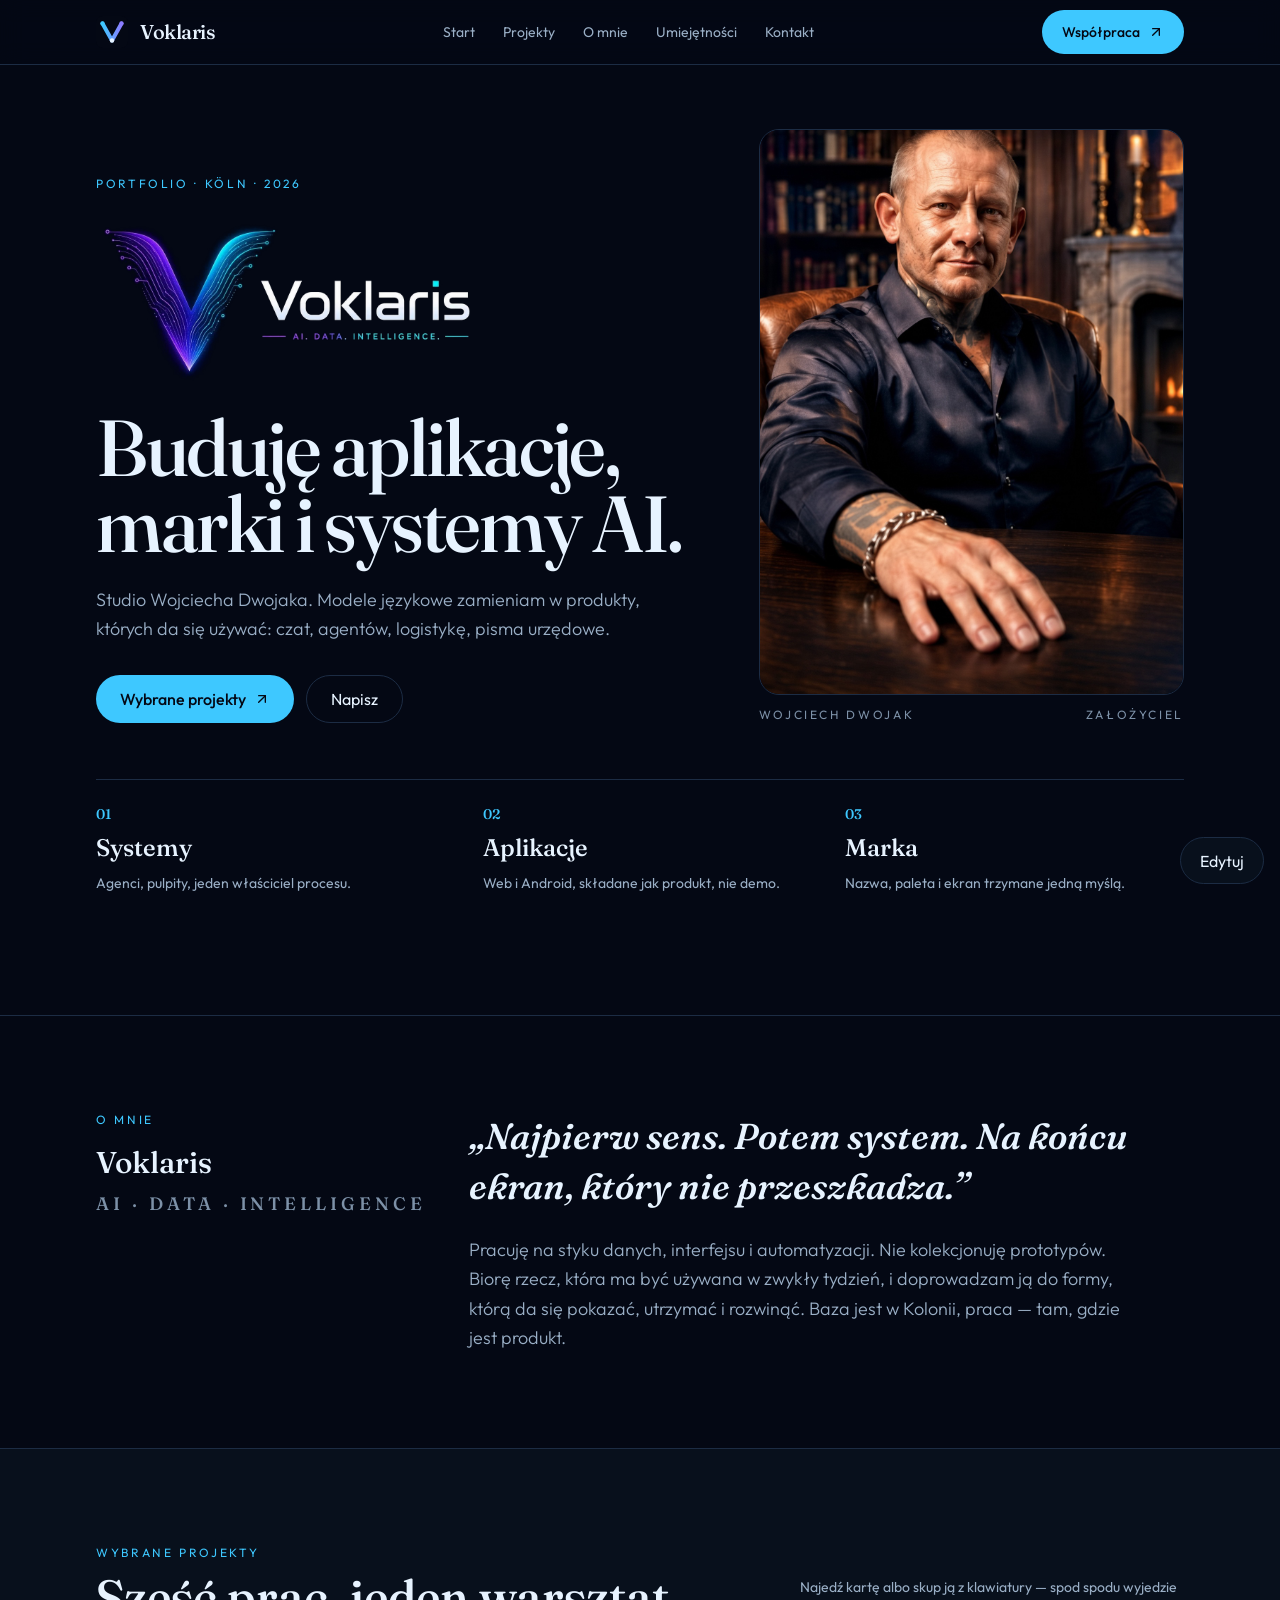
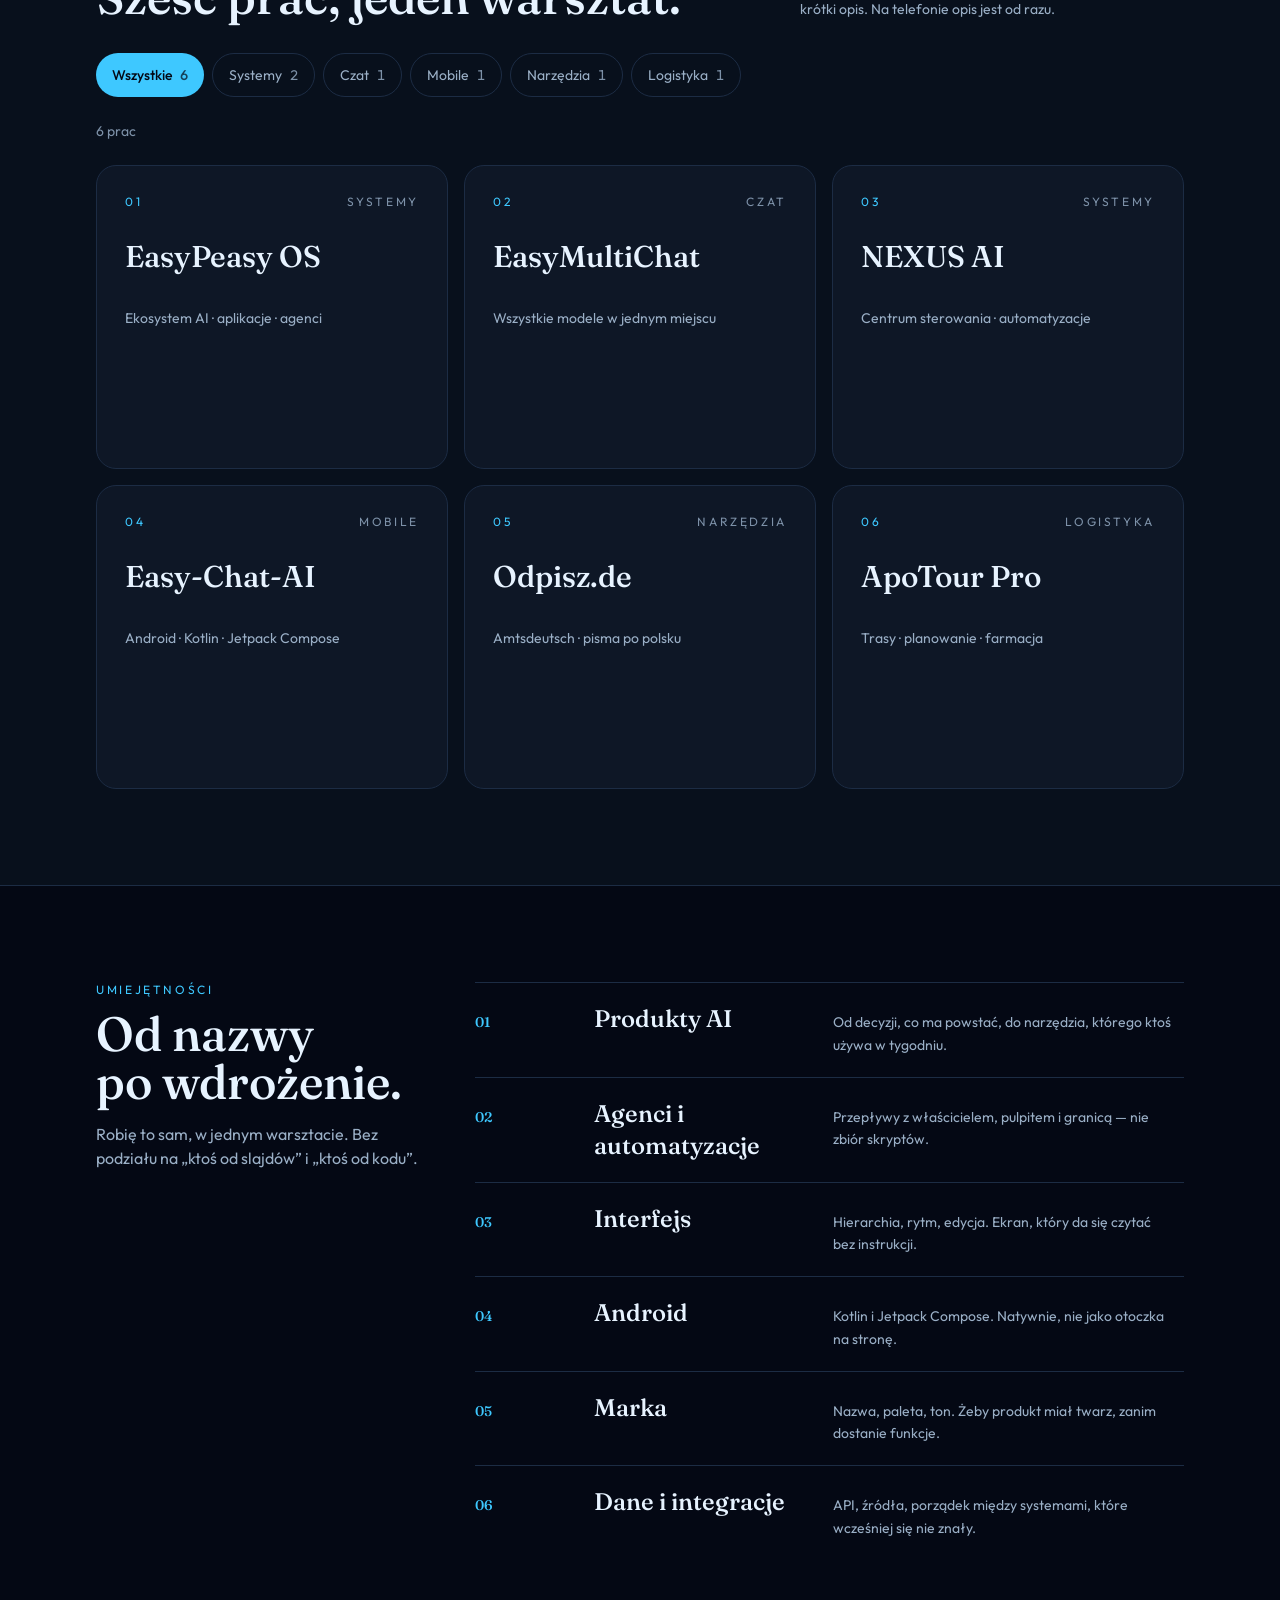
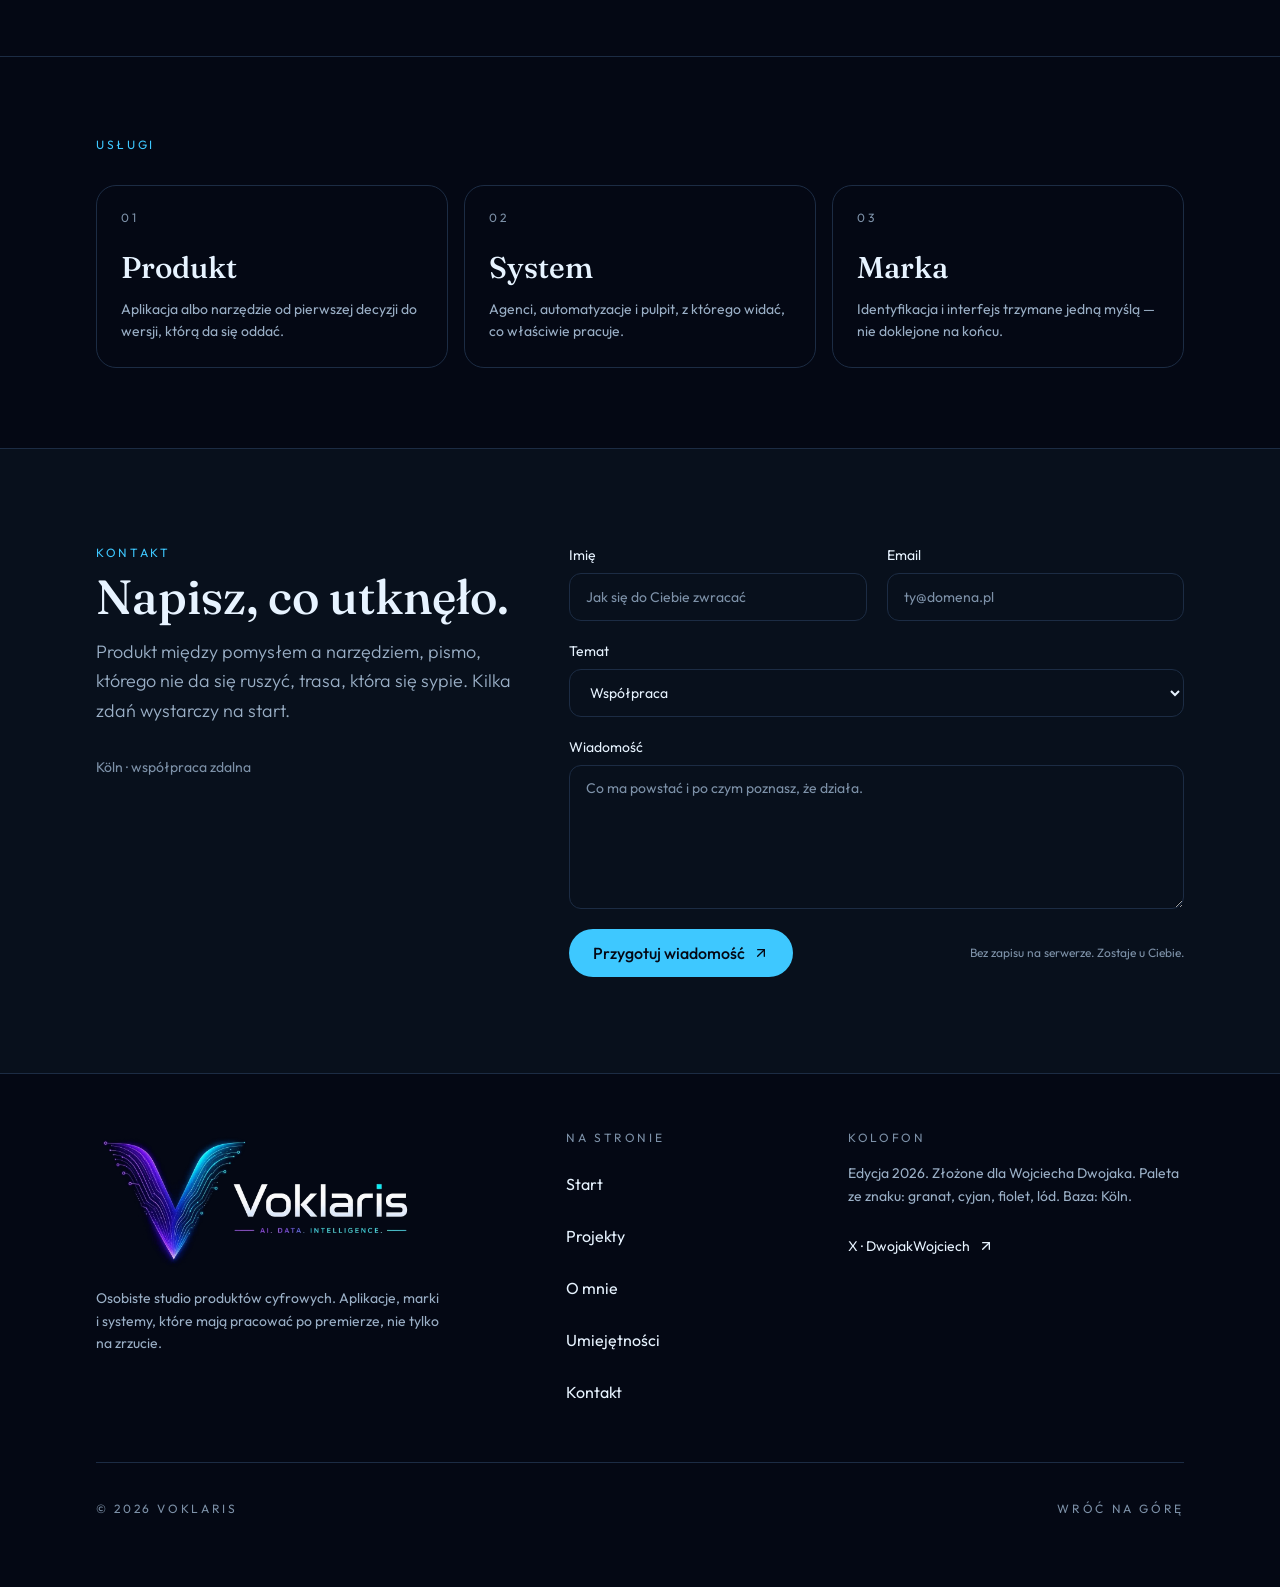
<file: index.html>
<!DOCTYPE html><html lang="pl" class="antialiased"><head><meta charSet="utf-8"/><meta name="viewport" content="width=device-width, initial-scale=1"/><link rel="preload" as="image" href="favicon.svg"/><link rel="preload" as="image" href="media/voklaris-logo.png"/><link rel="preload" as="image" href="media/portrait.jpg"/><link rel="stylesheet" href="fonts.css"/><link rel="stylesheet" href="styles.css?v=editor1" data-precedence="default"/><title>Voklaris — Portfolio</title><meta name="description" content="Portfolio Wojciecha Dwojaka i studia Voklaris. Aplikacje, marki i systemy AI."/><meta name="theme-color" content="#040814"/><link rel="icon" type="image/svg+xml" href="favicon.svg"/></head><body><div class="min-h-screen bg-bg text-fg"><a href="#start" class="sr-only focus:not-sr-only focus:absolute focus:top-3 focus:left-3 focus:z-50 focus:rounded-pill focus:bg-cyan focus:px-4 focus:py-2 focus:text-bg">Przejdź do treści</a><header class="sticky top-0 z-40 border-b border-line bg-bg/85 backdrop-blur-md"><div class="mx-auto flex h-16 max-w-6xl items-center justify-between gap-4 px-5 md:px-8"><a href="#start" class="flex items-center gap-3"><img src="favicon.svg" alt="" width="32" height="32" class="size-8"/><span class="font-display text-xl leading-none tracking-tight">Voklaris</span></a><nav class="hidden items-center gap-7 lg:flex" aria-label="Główne"><a href="#start" class="text-sm text-muted transition hover:text-fg">Start</a><a href="#projekty" class="text-sm text-muted transition hover:text-fg">Projekty</a><a href="#o-mnie" class="text-sm text-muted transition hover:text-fg">O mnie</a><a href="#umiejetnosci" class="text-sm text-muted transition hover:text-fg">Umiejętności</a><a href="#kontakt" class="text-sm text-muted transition hover:text-fg">Kontakt</a></nav><a href="#kontakt" class="hidden min-h-11 items-center gap-2 rounded-pill bg-cyan px-5 text-sm font-medium text-bg transition hover:bg-fg lg:inline-flex">Współpraca<svg xmlns="http://www.w3.org/2000/svg" width="24" height="24" viewBox="0 0 24 24" fill="none" stroke="currentColor" stroke-width="2" stroke-linecap="round" stroke-linejoin="round" class="lucide lucide-arrow-up-right size-4" aria-hidden="true"><path d="M7 7h10v10"></path><path d="M7 17 17 7"></path></svg></a><button type="button" class="inline-flex size-11 items-center justify-center rounded-full border border-line text-fg lg:hidden" aria-expanded="false" aria-controls="menu-mobilne"><svg xmlns="http://www.w3.org/2000/svg" width="24" height="24" viewBox="0 0 24 24" fill="none" stroke="currentColor" stroke-width="2" stroke-linecap="round" stroke-linejoin="round" class="lucide lucide-menu size-5" aria-hidden="true"><path d="M4 12h16"></path><path d="M4 18h16"></path><path d="M4 6h16"></path></svg><span class="sr-only">Otwórz menu</span></button></div></header><main><section id="start" class="mx-auto max-w-6xl px-5 pt-10 pb-16 md:px-8 md:pt-16 md:pb-24"><div class="grid items-end gap-10 lg:grid-cols-12 lg:gap-12"><div class="lg:col-span-7"><p class="text-xs tracking-kicker text-cyan uppercase">Portfolio · Köln · 2026</p><img src="media/voklaris-logo.png" alt="Voklaris. AI. Data. Intelligence." width="1082" height="476" class="mt-6 w-full max-w-sm"/><h1 class="font-display text-display mt-6 text-fg">Buduję aplikacje, marki i systemy AI.</h1><p class="mt-6 max-w-xl text-lg leading-relaxed font-light text-muted">Studio Wojciecha Dwojaka. Modele językowe zamieniam w produkty, których da się używać: czat, agentów, logistykę, pisma urzędowe.</p><div class="mt-8 flex flex-col gap-3 sm:flex-row"><a href="#projekty" class="inline-flex min-h-12 items-center justify-center gap-2 rounded-pill bg-cyan px-6 font-medium text-bg transition hover:bg-fg">Wybrane projekty<svg xmlns="http://www.w3.org/2000/svg" width="24" height="24" viewBox="0 0 24 24" fill="none" stroke="currentColor" stroke-width="2" stroke-linecap="round" stroke-linejoin="round" class="lucide lucide-arrow-up-right size-4" aria-hidden="true"><path d="M7 7h10v10"></path><path d="M7 17 17 7"></path></svg></a><a href="#kontakt" class="inline-flex min-h-12 items-center justify-center rounded-pill border border-line px-6 text-fg transition hover:border-cyan">Napisz</a></div></div><figure class="lg:col-span-5"><div class="overflow-hidden rounded-card border border-line"><img src="media/portrait.jpg" alt="Wojciech Dwojak siedzi w skórzanym fotelu, w tle biblioteka i kominek." width="1200" height="1600" class="aspect-3/4 w-full object-cover object-top"/></div><figcaption class="mt-3 flex items-center justify-between gap-4 text-xs tracking-kicker text-faint uppercase"><span>Wojciech Dwojak</span><span>Założyciel</span></figcaption></figure></div><dl class="mt-14 grid border-t border-line sm:grid-cols-3"><div class="border-b border-line py-6 sm:border-b-0 sm:px-6 sm:first:pl-0 sm:last:pr-0"><dt class="font-display text-sm text-cyan">01</dt><dd class="mt-2 font-display text-2xl">Systemy</dd><dd class="mt-2 text-sm leading-relaxed text-muted">Agenci, pulpity, jeden właściciel procesu.</dd></div><div class="border-b border-line py-6 sm:border-b-0 sm:px-6 sm:first:pl-0 sm:last:pr-0"><dt class="font-display text-sm text-cyan">02</dt><dd class="mt-2 font-display text-2xl">Aplikacje</dd><dd class="mt-2 text-sm leading-relaxed text-muted">Web i Android, składane jak produkt, nie demo.</dd></div><div class="border-b border-line py-6 sm:border-b-0 sm:px-6 sm:first:pl-0 sm:last:pr-0"><dt class="font-display text-sm text-cyan">03</dt><dd class="mt-2 font-display text-2xl">Marka</dd><dd class="mt-2 text-sm leading-relaxed text-muted">Nazwa, paleta i ekran trzymane jedną myślą.</dd></div></dl></section><section id="o-mnie" class="border-t border-line"><div class="mx-auto grid max-w-6xl gap-8 px-5 py-16 md:px-8 md:py-24 lg:grid-cols-12"><div class="lg:col-span-4"><p class="text-xs tracking-kicker text-cyan uppercase">O mnie</p><p class="font-display mt-4 text-3xl leading-tight">Voklaris<span class="mt-2 block text-lg font-normal tracking-kicker text-faint uppercase">AI · Data · Intelligence</span></p></div><div class="lg:col-span-8"><blockquote class="font-display text-3xl leading-snug text-fg italic md:text-4xl">„Najpierw sens. Potem system. Na końcu ekran, który nie przeszkadza.”</blockquote><p class="mt-6 max-w-2xl text-lg leading-relaxed font-light text-muted">Pracuję na styku danych, interfejsu i automatyzacji. Nie kolekcjonuję prototypów. Biorę rzecz, która ma być używana w zwykły tydzień, i doprowadzam ją do formy, którą da się pokazać, utrzymać i rozwinąć. Baza jest w Kolonii, praca — tam, gdzie jest produkt.</p></div></div></section><section id="projekty" class="border-t border-line bg-raised"><div class="mx-auto max-w-6xl px-5 py-16 md:px-8 md:py-24"><div class="flex flex-col justify-between gap-6 md:flex-row md:items-end"><div><p class="text-xs tracking-kicker text-cyan uppercase">Wybrane projekty</p><h2 class="font-display mt-3 text-4xl md:text-5xl">Sześć prac, jeden warsztat.</h2></div><p class="max-w-sm text-sm leading-relaxed text-muted">Najedź kartę albo skup ją z klawiatury — spod spodu wyjedzie krótki opis. Na telefonie opis jest od razu.</p></div><div class="mt-8 flex flex-wrap gap-2" role="toolbar" aria-label="Filtruj projekty według kategorii"><button type="button" aria-pressed="true" class="inline-flex min-h-11 items-center gap-2 rounded-pill bg-cyan px-4 text-sm font-medium text-bg">Wszystkie<span class="tabular-nums text-bg/70">6</span></button><button type="button" aria-pressed="false" class="inline-flex min-h-11 items-center gap-2 rounded-pill border border-line px-4 text-sm text-muted transition hover:border-cyan hover:text-fg">Systemy<span class="tabular-nums text-faint">2</span></button><button type="button" aria-pressed="false" class="inline-flex min-h-11 items-center gap-2 rounded-pill border border-line px-4 text-sm text-muted transition hover:border-cyan hover:text-fg">Czat<span class="tabular-nums text-faint">1</span></button><button type="button" aria-pressed="false" class="inline-flex min-h-11 items-center gap-2 rounded-pill border border-line px-4 text-sm text-muted transition hover:border-cyan hover:text-fg">Mobile<span class="tabular-nums text-faint">1</span></button><button type="button" aria-pressed="false" class="inline-flex min-h-11 items-center gap-2 rounded-pill border border-line px-4 text-sm text-muted transition hover:border-cyan hover:text-fg">Narzędzia<span class="tabular-nums text-faint">1</span></button><button type="button" aria-pressed="false" class="inline-flex min-h-11 items-center gap-2 rounded-pill border border-line px-4 text-sm text-muted transition hover:border-cyan hover:text-fg">Logistyka<span class="tabular-nums text-faint">1</span></button></div><p class="mt-6 text-sm text-faint" aria-live="polite">6 prac</p><ul class="mt-6 grid gap-4 sm:grid-cols-2 xl:grid-cols-3"><li class="rise-in"><article tabindex="0" class="project-card relative h-full overflow-hidden rounded-card border border-line bg-surface p-6 transition-colors md:p-7"><div class="flex items-center justify-between text-xs tracking-kicker uppercase"><span class="text-cyan">01</span><span class="text-faint">Systemy</span></div><h3 class="font-display mt-8 text-3xl leading-none">EasyPeasy OS</h3><p class="project-line mt-3 text-sm text-muted">Ekosystem AI · aplikacje · agenci</p><div class="project-reveal"><p class="text-sm leading-relaxed text-fg">Osobisty system operacyjny do pracy z modelami. Aplikacje, agenci i automatyzacje spięte tak, żeby dało się nimi zarządzać jak jednym produktem.</p></div></article></li><li class="rise-in"><article tabindex="0" class="project-card relative h-full overflow-hidden rounded-card border border-line bg-surface p-6 transition-colors md:p-7"><div class="flex items-center justify-between text-xs tracking-kicker uppercase"><span class="text-cyan">02</span><span class="text-faint">Czat</span></div><h3 class="font-display mt-8 text-3xl leading-none">EasyMultiChat</h3><p class="project-line mt-3 text-sm text-muted">Wszystkie modele w jednym miejscu</p><div class="project-reveal"><p class="text-sm leading-relaxed text-fg">Wielomodelowy czat: jedna rozmowa, wiele silników. Bez przeskakiwania między kartami, kontami i obcymi limitami interfejsu.</p></div></article></li><li class="rise-in"><article tabindex="0" class="project-card relative h-full overflow-hidden rounded-card border border-line bg-surface p-6 transition-colors md:p-7"><div class="flex items-center justify-between text-xs tracking-kicker uppercase"><span class="text-cyan">03</span><span class="text-faint">Systemy</span></div><h3 class="font-display mt-8 text-3xl leading-none">NEXUS AI</h3><p class="project-line mt-3 text-sm text-muted">Centrum sterowania · automatyzacje</p><div class="project-reveal"><p class="text-sm leading-relaxed text-fg">Pulpit, z którego widać agentów i automatyzacje naraz. Zamiast rozproszonych skryptów — jedno miejsce decyzji.</p></div></article></li><li class="rise-in"><article tabindex="0" class="project-card relative h-full overflow-hidden rounded-card border border-line bg-surface p-6 transition-colors md:p-7"><div class="flex items-center justify-between text-xs tracking-kicker uppercase"><span class="text-cyan">04</span><span class="text-faint">Mobile</span></div><h3 class="font-display mt-8 text-3xl leading-none">Easy-Chat-AI</h3><p class="project-line mt-3 text-sm text-muted">Android · Kotlin · Jetpack Compose</p><div class="project-reveal"><p class="text-sm leading-relaxed text-fg">Natywna aplikacja na Androida. Rozmowa z modelem w kieszeni, składana w Compose, bez opakowania w webview.</p></div></article></li><li class="rise-in"><article tabindex="0" class="project-card relative h-full overflow-hidden rounded-card border border-line bg-surface p-6 transition-colors md:p-7"><div class="flex items-center justify-between text-xs tracking-kicker uppercase"><span class="text-cyan">05</span><span class="text-faint">Narzędzia</span></div><h3 class="font-display mt-8 text-3xl leading-none">Odpisz.de</h3><p class="project-line mt-3 text-sm text-muted">Amtsdeutsch · pisma po polsku</p><div class="project-reveal"><p class="text-sm leading-relaxed text-fg">Tłumaczy niemiecki język urzędowy na polski, którym da się odpowiedzieć. Pismo przestaje być ścianą i staje się zadaniem.</p></div></article></li><li class="rise-in"><article tabindex="0" class="project-card relative h-full overflow-hidden rounded-card border border-line bg-surface p-6 transition-colors md:p-7"><div class="flex items-center justify-between text-xs tracking-kicker uppercase"><span class="text-cyan">06</span><span class="text-faint">Logistyka</span></div><h3 class="font-display mt-8 text-3xl leading-none">ApoTour Pro</h3><p class="project-line mt-3 text-sm text-muted">Trasy · planowanie · farmacja</p><div class="project-reveal"><p class="text-sm leading-relaxed text-fg">Planowanie i optymalizacja tras w logistyce farmaceutycznej. Mniej pustych kilometrów, więcej dostaw, które są na czas.</p></div></article></li></ul></div></section><section id="umiejetnosci" class="border-t border-line"><div class="mx-auto grid max-w-6xl gap-12 px-5 py-16 md:px-8 md:py-24 lg:grid-cols-12"><div class="lg:col-span-4"><p class="text-xs tracking-kicker text-cyan uppercase">Umiejętności</p><h2 class="font-display mt-3 text-4xl md:text-5xl">Od nazwy po wdrożenie.</h2><p class="mt-4 max-w-sm text-muted">Robię to sam, w jednym warsztacie. Bez podziału na „ktoś od slajdów” i „ktoś od kodu”.</p></div><ol class="lg:col-span-8"><li class="grid gap-2 border-t border-line py-5 sm:grid-cols-12 sm:items-baseline"><span class="font-display text-sm text-cyan sm:col-span-2">01</span><span class="font-display text-2xl sm:col-span-4">Produkty AI</span><span class="text-sm leading-relaxed text-muted sm:col-span-6">Od decyzji, co ma powstać, do narzędzia, którego ktoś używa w tygodniu.</span></li><li class="grid gap-2 border-t border-line py-5 sm:grid-cols-12 sm:items-baseline"><span class="font-display text-sm text-cyan sm:col-span-2">02</span><span class="font-display text-2xl sm:col-span-4">Agenci i automatyzacje</span><span class="text-sm leading-relaxed text-muted sm:col-span-6">Przepływy z właścicielem, pulpitem i granicą — nie zbiór skryptów.</span></li><li class="grid gap-2 border-t border-line py-5 sm:grid-cols-12 sm:items-baseline"><span class="font-display text-sm text-cyan sm:col-span-2">03</span><span class="font-display text-2xl sm:col-span-4">Interfejs</span><span class="text-sm leading-relaxed text-muted sm:col-span-6">Hierarchia, rytm, edycja. Ekran, który da się czytać bez instrukcji.</span></li><li class="grid gap-2 border-t border-line py-5 sm:grid-cols-12 sm:items-baseline"><span class="font-display text-sm text-cyan sm:col-span-2">04</span><span class="font-display text-2xl sm:col-span-4">Android</span><span class="text-sm leading-relaxed text-muted sm:col-span-6">Kotlin i Jetpack Compose. Natywnie, nie jako otoczka na stronę.</span></li><li class="grid gap-2 border-t border-line py-5 sm:grid-cols-12 sm:items-baseline"><span class="font-display text-sm text-cyan sm:col-span-2">05</span><span class="font-display text-2xl sm:col-span-4">Marka</span><span class="text-sm leading-relaxed text-muted sm:col-span-6">Nazwa, paleta, ton. Żeby produkt miał twarz, zanim dostanie funkcje.</span></li><li class="grid gap-2 border-t border-line py-5 sm:grid-cols-12 sm:items-baseline"><span class="font-display text-sm text-cyan sm:col-span-2">06</span><span class="font-display text-2xl sm:col-span-4">Dane i integracje</span><span class="text-sm leading-relaxed text-muted sm:col-span-6">API, źródła, porządek między systemami, które wcześniej się nie znały.</span></li></ol></div><div class="border-t border-line"><div class="mx-auto max-w-6xl px-5 py-16 md:px-8 md:py-20"><p class="text-xs tracking-kicker text-cyan uppercase">Usługi</p><div class="mt-8 grid gap-4 md:grid-cols-3"><article class="rounded-card border border-line p-6"><p class="text-xs tracking-kicker text-faint">01</p><h3 class="font-display mt-6 text-3xl">Produkt</h3><p class="mt-3 text-sm leading-relaxed text-muted">Aplikacja albo narzędzie od pierwszej decyzji do wersji, którą da się oddać.</p></article><article class="rounded-card border border-line p-6"><p class="text-xs tracking-kicker text-faint">02</p><h3 class="font-display mt-6 text-3xl">System</h3><p class="mt-3 text-sm leading-relaxed text-muted">Agenci, automatyzacje i pulpit, z którego widać, co właściwie pracuje.</p></article><article class="rounded-card border border-line p-6"><p class="text-xs tracking-kicker text-faint">03</p><h3 class="font-display mt-6 text-3xl">Marka</h3><p class="mt-3 text-sm leading-relaxed text-muted">Identyfikacja i interfejs trzymane jedną myślą — nie doklejone na końcu.</p></article></div></div></div></section><section id="kontakt" class="border-t border-line bg-raised"><div class="mx-auto grid max-w-6xl gap-12 px-5 py-16 md:px-8 md:py-24 lg:grid-cols-12"><div class="lg:col-span-5"><p class="text-xs tracking-kicker text-cyan uppercase">Kontakt</p><h2 class="font-display mt-3 text-4xl md:text-5xl">Napisz, co utknęło.</h2><p class="mt-4 max-w-md text-lg leading-relaxed font-light text-muted">Produkt między pomysłem a narzędziem, pismo, którego nie da się ruszyć, trasa, która się sypie. Kilka zdań wystarczy na start.</p><p class="mt-8 text-sm text-faint">Köln · współpraca zdalna</p></div><div class="lg:col-span-7"><form class="grid gap-5" noValidate=""><div class="grid gap-5 sm:grid-cols-2"><label class="grid gap-2 text-sm">Imię<input class="min-h-12 w-full rounded-xl border border-line bg-raised px-4 text-fg outline-none transition placeholder:text-faint focus:border-cyan" autoComplete="name" placeholder="Jak się do Ciebie zwracać" name="name"/></label><label class="grid gap-2 text-sm">Email<input class="min-h-12 w-full rounded-xl border border-line bg-raised px-4 text-fg outline-none transition placeholder:text-faint focus:border-cyan" type="email" autoComplete="email" inputMode="email" placeholder="ty@domena.pl" name="email"/></label></div><label class="grid gap-2 text-sm">Temat<select class="min-h-12 w-full rounded-xl border border-line bg-raised px-4 text-fg outline-none transition placeholder:text-faint focus:border-cyan" name="topic"><option value="wspolpraca">Współpraca</option><option value="projekt">Nowy projekt</option><option value="pytanie">Pytanie</option></select></label><label class="grid gap-2 text-sm">Wiadomość<textarea class="min-h-12 w-full rounded-xl border border-line bg-raised px-4 text-fg outline-none transition placeholder:text-faint focus:border-cyan min-h-36 resize-y py-3" placeholder="Co ma powstać i po czym poznasz, że działa." name="message"></textarea></label><div class="flex flex-col gap-3 sm:flex-row sm:items-center sm:justify-between"><button type="submit" class="inline-flex min-h-12 items-center justify-center gap-2 rounded-pill bg-cyan px-6 font-medium text-bg transition hover:bg-fg">Przygotuj wiadomość<svg xmlns="http://www.w3.org/2000/svg" width="24" height="24" viewBox="0 0 24 24" fill="none" stroke="currentColor" stroke-width="2" stroke-linecap="round" stroke-linejoin="round" class="lucide lucide-arrow-up-right size-4" aria-hidden="true"><path d="M7 7h10v10"></path><path d="M7 17 17 7"></path></svg></button><p class="text-xs text-faint">Bez zapisu na serwerze. Zostaje u Ciebie.</p></div></form></div></div></section></main><footer class="border-t border-line bg-bg"><div class="mx-auto max-w-6xl px-5 py-14 md:px-8"><div class="grid gap-10 md:grid-cols-12"><div class="md:col-span-5"><img src="media/voklaris-logo.png" alt="Voklaris. AI. Data. Intelligence." width="1082" height="476" class="w-full max-w-xs"/><p class="mt-4 max-w-sm text-sm leading-relaxed text-muted">Osobiste studio produktów cyfrowych. Aplikacje, marki i systemy, które mają pracować po premierze, nie tylko na zrzucie.</p></div><div class="md:col-span-3"><p class="text-xs tracking-kicker text-faint uppercase">Na stronie</p><ul class="mt-4 grid gap-2"><li><a href="#start" class="inline-flex min-h-11 items-center text-fg hover:text-cyan">Start</a></li><li><a href="#projekty" class="inline-flex min-h-11 items-center text-fg hover:text-cyan">Projekty</a></li><li><a href="#o-mnie" class="inline-flex min-h-11 items-center text-fg hover:text-cyan">O mnie</a></li><li><a href="#umiejetnosci" class="inline-flex min-h-11 items-center text-fg hover:text-cyan">Umiejętności</a></li><li><a href="#kontakt" class="inline-flex min-h-11 items-center text-fg hover:text-cyan">Kontakt</a></li></ul></div><div class="md:col-span-4"><p class="text-xs tracking-kicker text-faint uppercase">Kolofon</p><p class="mt-4 text-sm leading-relaxed text-muted">Edycja 2026. Złożone dla Wojciecha Dwojaka. Paleta ze znaku: granat, cyjan, fiolet, lód. Baza: Köln.</p><a href="https://x.com/DwojakWojciech" class="mt-4 inline-flex min-h-11 items-center gap-2 text-sm text-fg hover:text-cyan">X · DwojakWojciech<svg xmlns="http://www.w3.org/2000/svg" width="24" height="24" viewBox="0 0 24 24" fill="none" stroke="currentColor" stroke-width="2" stroke-linecap="round" stroke-linejoin="round" class="lucide lucide-arrow-up-right size-4" aria-hidden="true"><path d="M7 7h10v10"></path><path d="M7 17 17 7"></path></svg></a></div></div><div class="mt-12 flex flex-col gap-3 border-t border-line pt-6 text-xs tracking-kicker text-faint uppercase sm:flex-row sm:items-center sm:justify-between"><p>© 2026 Voklaris</p><a href="#start" class="inline-flex min-h-11 items-center hover:text-fg">Wróć na górę</a></div></div></footer></div>
<script src="site.js?v=editor2"></script>
</body>
</html>
</file>
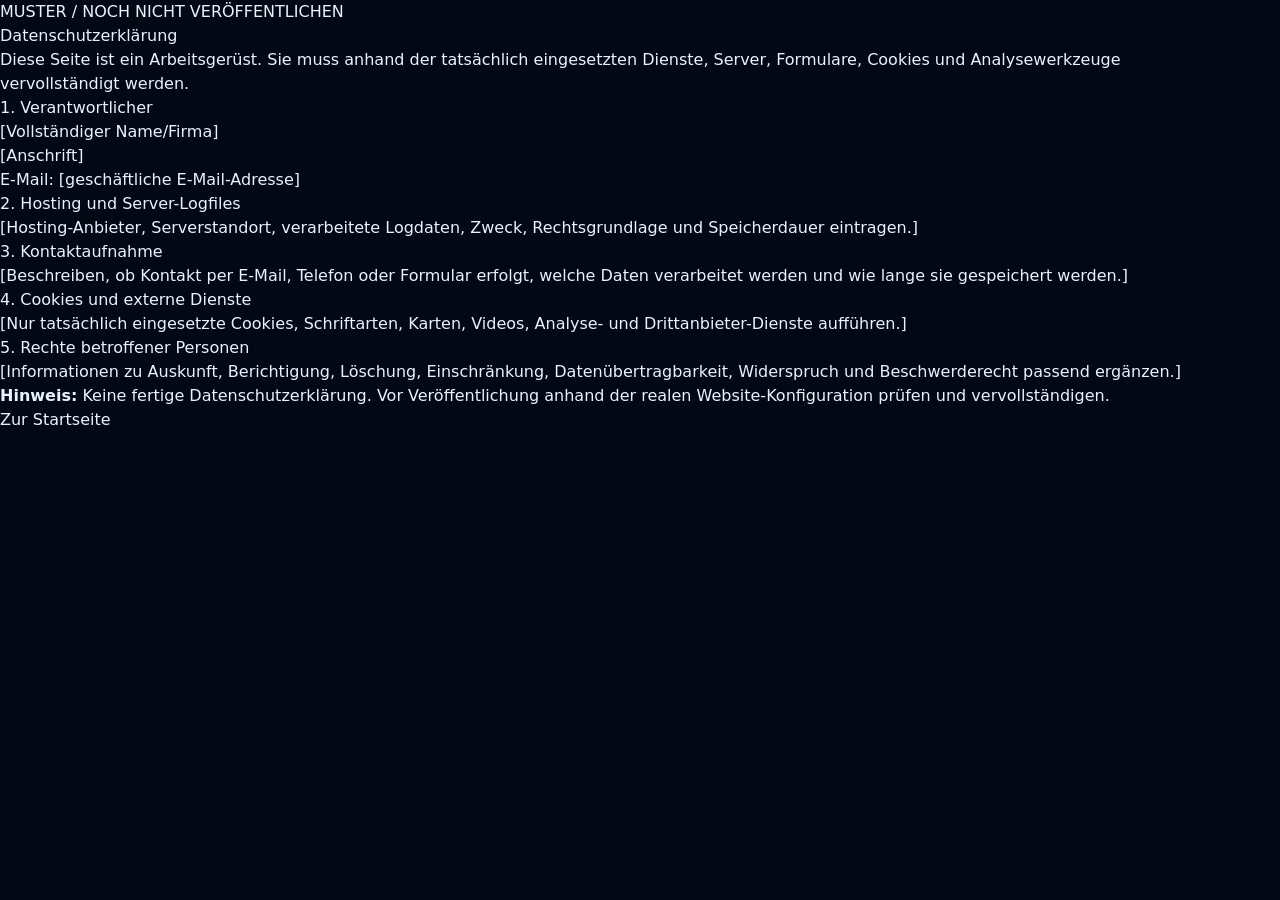
<file: datenschutz.html>
<!doctype html>
<html lang="de">
<head><meta charset="utf-8"><meta name="viewport" content="width=device-width,initial-scale=1"><meta name="robots" content="noindex,nofollow"><title>Datenschutzerklärung – Entwurf</title><link rel="stylesheet" href="styles.css"></head>
<body><main class="wrap section">
<p class="eyebrow">MUSTER / NOCH NICHT VERÖFFENTLICHEN</p>
<h1>Datenschutzerklärung</h1>
<p>Diese Seite ist ein Arbeitsgerüst. Sie muss anhand der tatsächlich eingesetzten Dienste, Server, Formulare, Cookies und Analysewerkzeuge vervollständigt werden.</p>
<h2>1. Verantwortlicher</h2><p>[Vollständiger Name/Firma]<br>[Anschrift]<br>E-Mail: [geschäftliche E-Mail-Adresse]</p>
<h2>2. Hosting und Server-Logfiles</h2><p>[Hosting-Anbieter, Serverstandort, verarbeitete Logdaten, Zweck, Rechtsgrundlage und Speicherdauer eintragen.]</p>
<h2>3. Kontaktaufnahme</h2><p>[Beschreiben, ob Kontakt per E-Mail, Telefon oder Formular erfolgt, welche Daten verarbeitet werden und wie lange sie gespeichert werden.]</p>
<h2>4. Cookies und externe Dienste</h2><p>[Nur tatsächlich eingesetzte Cookies, Schriftarten, Karten, Videos, Analyse- und Drittanbieter-Dienste aufführen.]</p>
<h2>5. Rechte betroffener Personen</h2><p>[Informationen zu Auskunft, Berichtigung, Löschung, Einschränkung, Datenübertragbarkeit, Widerspruch und Beschwerderecht passend ergänzen.]</p>
<p><strong>Hinweis:</strong> Keine fertige Datenschutzerklärung. Vor Veröffentlichung anhand der realen Website-Konfiguration prüfen und vervollständigen.</p>
<a class="btn" href="index.html">Zur Startseite</a>
</main></body></html>
</file>
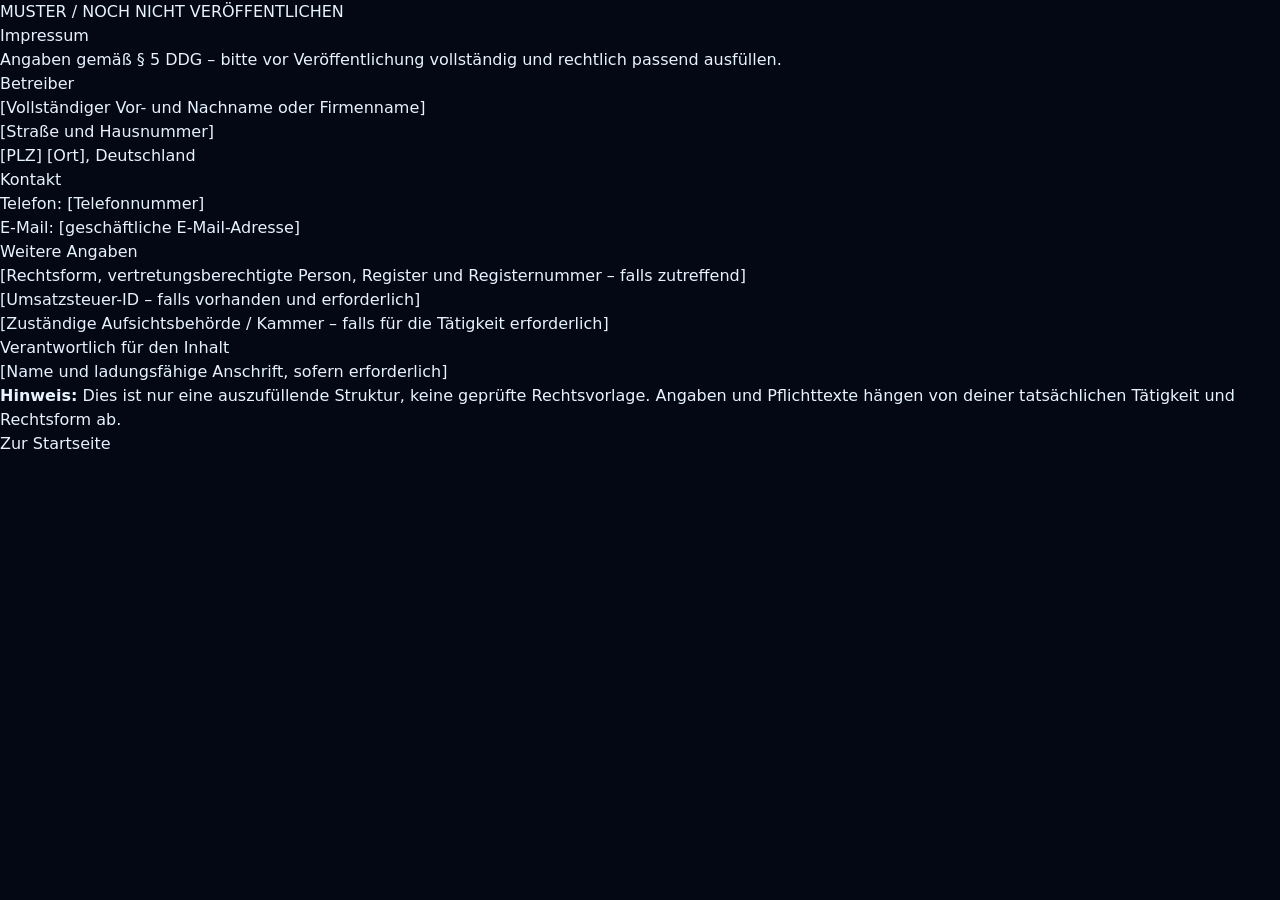
<file: impressum.html>
<!doctype html>
<html lang="de">
<head><meta charset="utf-8"><meta name="viewport" content="width=device-width,initial-scale=1"><meta name="robots" content="noindex,nofollow"><title>Impressum – Entwurf</title><link rel="stylesheet" href="styles.css"></head>
<body><main class="wrap section">
<p class="eyebrow">MUSTER / NOCH NICHT VERÖFFENTLICHEN</p>
<h1>Impressum</h1>
<p>Angaben gemäß § 5 DDG – bitte vor Veröffentlichung vollständig und rechtlich passend ausfüllen.</p>
<h2>Betreiber</h2>
<p>[Vollständiger Vor- und Nachname oder Firmenname]<br>[Straße und Hausnummer]<br>[PLZ] [Ort], Deutschland</p>
<h2>Kontakt</h2>
<p>Telefon: [Telefonnummer]<br>E-Mail: [geschäftliche E-Mail-Adresse]</p>
<h2>Weitere Angaben</h2>
<p>[Rechtsform, vertretungsberechtigte Person, Register und Registernummer – falls zutreffend]<br>[Umsatzsteuer-ID – falls vorhanden und erforderlich]<br>[Zuständige Aufsichtsbehörde / Kammer – falls für die Tätigkeit erforderlich]</p>
<h2>Verantwortlich für den Inhalt</h2>
<p>[Name und ladungsfähige Anschrift, sofern erforderlich]</p>
<p><strong>Hinweis:</strong> Dies ist nur eine auszufüllende Struktur, keine geprüfte Rechtsvorlage. Angaben und Pflichttexte hängen von deiner tatsächlichen Tätigkeit und Rechtsform ab.</p>
<a class="btn" href="index.html">Zur Startseite</a>
</main></body></html>
</file>
<file: fonts.css>
/* vietnamese */
@font-face {
  font-family: 'Fraunces';
  font-style: italic;
  font-weight: 560;
  font-display: swap;
  src: url(fonts/6NU58FyLNQOQZAnv9ZwNjucMHVn85Ni7emAe9lKqZTnbB-gzTK0K1ChjdfeQ_5Y.woff2) format('woff2');
  unicode-range: U+0102-0103, U+0110-0111, U+0128-0129, U+0168-0169, U+01A0-01A1, U+01AF-01B0, U+0300-0301, U+0303-0304, U+0308-0309, U+0323, U+0329, U+1EA0-1EF9, U+20AB;
}
/* latin-ext */
@font-face {
  font-family: 'Fraunces';
  font-style: italic;
  font-weight: 560;
  font-display: swap;
  src: url(fonts/6NU58FyLNQOQZAnv9ZwNjucMHVn85Ni7emAe9lKqZTnbB-gzTK0K1ChjdPeQ_5Y.woff2) format('woff2');
  unicode-range: U+0100-02BA, U+02BD-02C5, U+02C7-02CC, U+02CE-02D7, U+02DD-02FF, U+0304, U+0308, U+0329, U+1D00-1DBF, U+1E00-1E9F, U+1EF2-1EFF, U+2020, U+20A0-20AB, U+20AD-20C4, U+2113, U+2C60-2C7F, U+A720-A7FF;
}
/* latin */
@font-face {
  font-family: 'Fraunces';
  font-style: italic;
  font-weight: 560;
  font-display: swap;
  src: url(fonts/6NU58FyLNQOQZAnv9ZwNjucMHVn85Ni7emAe9lKqZTnbB-gzTK0K1ChjeveQ.woff2) format('woff2');
  unicode-range: U+0000-00FF, U+0131, U+0152-0153, U+02BB-02BC, U+02C6, U+02DA, U+02DC, U+0304, U+0308, U+0329, U+2000-206F, U+20AC, U+2122, U+2191, U+2193, U+2212, U+2215, U+FEFF, U+FFFD;
}
/* vietnamese */
@font-face {
  font-family: 'Fraunces';
  font-style: normal;
  font-weight: 520;
  font-display: swap;
  src: url(fonts/6NU78FyLNQOQZAnv9bYEvDiIdE9Ea92uemAk_WBq8U_9v0c2Wa0KxCBTeO-U.woff2) format('woff2');
  unicode-range: U+0102-0103, U+0110-0111, U+0128-0129, U+0168-0169, U+01A0-01A1, U+01AF-01B0, U+0300-0301, U+0303-0304, U+0308-0309, U+0323, U+0329, U+1EA0-1EF9, U+20AB;
}
/* latin-ext */
@font-face {
  font-family: 'Fraunces';
  font-style: normal;
  font-weight: 520;
  font-display: swap;
  src: url(fonts/6NU78FyLNQOQZAnv9bYEvDiIdE9Ea92uemAk_WBq8U_9v0c2Wa0KxCFTeO-U.woff2) format('woff2');
  unicode-range: U+0100-02BA, U+02BD-02C5, U+02C7-02CC, U+02CE-02D7, U+02DD-02FF, U+0304, U+0308, U+0329, U+1D00-1DBF, U+1E00-1E9F, U+1EF2-1EFF, U+2020, U+20A0-20AB, U+20AD-20C4, U+2113, U+2C60-2C7F, U+A720-A7FF;
}
/* latin */
@font-face {
  font-family: 'Fraunces';
  font-style: normal;
  font-weight: 520;
  font-display: swap;
  src: url(fonts/6NU78FyLNQOQZAnv9bYEvDiIdE9Ea92uemAk_WBq8U_9v0c2Wa0KxC9TeA.woff2) format('woff2');
  unicode-range: U+0000-00FF, U+0131, U+0152-0153, U+02BB-02BC, U+02C6, U+02DA, U+02DC, U+0304, U+0308, U+0329, U+2000-206F, U+20AC, U+2122, U+2191, U+2193, U+2212, U+2215, U+FEFF, U+FFFD;
}
/* vietnamese */
@font-face {
  font-family: 'Fraunces';
  font-style: normal;
  font-weight: 640;
  font-display: swap;
  src: url(fonts/6NU78FyLNQOQZAnv9bYEvDiIdE9Ea92uemAk_WBq8U_9v0c2Wa0KxCBTeO-U.woff2) format('woff2');
  unicode-range: U+0102-0103, U+0110-0111, U+0128-0129, U+0168-0169, U+01A0-01A1, U+01AF-01B0, U+0300-0301, U+0303-0304, U+0308-0309, U+0323, U+0329, U+1EA0-1EF9, U+20AB;
}
/* latin-ext */
@font-face {
  font-family: 'Fraunces';
  font-style: normal;
  font-weight: 640;
  font-display: swap;
  src: url(fonts/6NU78FyLNQOQZAnv9bYEvDiIdE9Ea92uemAk_WBq8U_9v0c2Wa0KxCFTeO-U.woff2) format('woff2');
  unicode-range: U+0100-02BA, U+02BD-02C5, U+02C7-02CC, U+02CE-02D7, U+02DD-02FF, U+0304, U+0308, U+0329, U+1D00-1DBF, U+1E00-1E9F, U+1EF2-1EFF, U+2020, U+20A0-20AB, U+20AD-20C4, U+2113, U+2C60-2C7F, U+A720-A7FF;
}
/* latin */
@font-face {
  font-family: 'Fraunces';
  font-style: normal;
  font-weight: 640;
  font-display: swap;
  src: url(fonts/6NU78FyLNQOQZAnv9bYEvDiIdE9Ea92uemAk_WBq8U_9v0c2Wa0KxC9TeA.woff2) format('woff2');
  unicode-range: U+0000-00FF, U+0131, U+0152-0153, U+02BB-02BC, U+02C6, U+02DA, U+02DC, U+0304, U+0308, U+0329, U+2000-206F, U+20AC, U+2122, U+2191, U+2193, U+2212, U+2215, U+FEFF, U+FFFD;
}
/* latin-ext */
@font-face {
  font-family: 'Outfit';
  font-style: normal;
  font-weight: 300;
  font-display: swap;
  src: url(fonts/QGYvz_MVcBeNP4NJuktqQ4E.woff2) format('woff2');
  unicode-range: U+0100-02BA, U+02BD-02C5, U+02C7-02CC, U+02CE-02D7, U+02DD-02FF, U+0304, U+0308, U+0329, U+1D00-1DBF, U+1E00-1E9F, U+1EF2-1EFF, U+2020, U+20A0-20AB, U+20AD-20C4, U+2113, U+2C60-2C7F, U+A720-A7FF;
}
/* latin */
@font-face {
  font-family: 'Outfit';
  font-style: normal;
  font-weight: 300;
  font-display: swap;
  src: url(fonts/QGYvz_MVcBeNP4NJtEtq.woff2) format('woff2');
  unicode-range: U+0000-00FF, U+0131, U+0152-0153, U+02BB-02BC, U+02C6, U+02DA, U+02DC, U+0304, U+0308, U+0329, U+2000-206F, U+20AC, U+2122, U+2191, U+2193, U+2212, U+2215, U+FEFF, U+FFFD;
}
/* latin-ext */
@font-face {
  font-family: 'Outfit';
  font-style: normal;
  font-weight: 400;
  font-display: swap;
  src: url(fonts/QGYvz_MVcBeNP4NJuktqQ4E.woff2) format('woff2');
  unicode-range: U+0100-02BA, U+02BD-02C5, U+02C7-02CC, U+02CE-02D7, U+02DD-02FF, U+0304, U+0308, U+0329, U+1D00-1DBF, U+1E00-1E9F, U+1EF2-1EFF, U+2020, U+20A0-20AB, U+20AD-20C4, U+2113, U+2C60-2C7F, U+A720-A7FF;
}
/* latin */
@font-face {
  font-family: 'Outfit';
  font-style: normal;
  font-weight: 400;
  font-display: swap;
  src: url(fonts/QGYvz_MVcBeNP4NJtEtq.woff2) format('woff2');
  unicode-range: U+0000-00FF, U+0131, U+0152-0153, U+02BB-02BC, U+02C6, U+02DA, U+02DC, U+0304, U+0308, U+0329, U+2000-206F, U+20AC, U+2122, U+2191, U+2193, U+2212, U+2215, U+FEFF, U+FFFD;
}
/* latin-ext */
@font-face {
  font-family: 'Outfit';
  font-style: normal;
  font-weight: 500;
  font-display: swap;
  src: url(fonts/QGYvz_MVcBeNP4NJuktqQ4E.woff2) format('woff2');
  unicode-range: U+0100-02BA, U+02BD-02C5, U+02C7-02CC, U+02CE-02D7, U+02DD-02FF, U+0304, U+0308, U+0329, U+1D00-1DBF, U+1E00-1E9F, U+1EF2-1EFF, U+2020, U+20A0-20AB, U+20AD-20C4, U+2113, U+2C60-2C7F, U+A720-A7FF;
}
/* latin */
@font-face {
  font-family: 'Outfit';
  font-style: normal;
  font-weight: 500;
  font-display: swap;
  src: url(fonts/QGYvz_MVcBeNP4NJtEtq.woff2) format('woff2');
  unicode-range: U+0000-00FF, U+0131, U+0152-0153, U+02BB-02BC, U+02C6, U+02DA, U+02DC, U+0304, U+0308, U+0329, U+2000-206F, U+20AC, U+2122, U+2191, U+2193, U+2212, U+2215, U+FEFF, U+FFFD;
}
/* latin-ext */
@font-face {
  font-family: 'Outfit';
  font-style: normal;
  font-weight: 600;
  font-display: swap;
  src: url(fonts/QGYvz_MVcBeNP4NJuktqQ4E.woff2) format('woff2');
  unicode-range: U+0100-02BA, U+02BD-02C5, U+02C7-02CC, U+02CE-02D7, U+02DD-02FF, U+0304, U+0308, U+0329, U+1D00-1DBF, U+1E00-1E9F, U+1EF2-1EFF, U+2020, U+20A0-20AB, U+20AD-20C4, U+2113, U+2C60-2C7F, U+A720-A7FF;
}
/* latin */
@font-face {
  font-family: 'Outfit';
  font-style: normal;
  font-weight: 600;
  font-display: swap;
  src: url(fonts/QGYvz_MVcBeNP4NJtEtq.woff2) format('woff2');
  unicode-range: U+0000-00FF, U+0131, U+0152-0153, U+02BB-02BC, U+02C6, U+02DA, U+02DC, U+0304, U+0308, U+0329, U+2000-206F, U+20AC, U+2122, U+2191, U+2193, U+2212, U+2215, U+FEFF, U+FFFD;
}
</file>
<file: styles.css>
/*! tailwindcss v4.3.3 | MIT License | https://tailwindcss.com */
@layer properties;
@layer theme, base, components, utilities;
@layer theme {
  :root, :host {
    --font-sans: "Outfit", system-ui, sans-serif;
    --font-mono: ui-monospace, SFMono-Regular, Menlo, Monaco, Consolas, "Liberation Mono",
      "Courier New", monospace;
    --color-red-500: oklch(63.7% 0.237 25.331);
    --color-zinc-50: oklch(98.5% 0 none);
    --color-zinc-400: oklch(70.5% 0.015 286.067);
    --color-zinc-500: oklch(55.2% 0.016 285.938);
    --color-zinc-900: oklch(21% 0.006 285.885);
    --color-zinc-950: oklch(14.1% 0.005 285.823);
    --color-neutral-100: oklch(97% 0 none);
    --color-neutral-300: oklch(87% 0 none);
    --color-neutral-700: oklch(37.1% 0 none);
    --color-neutral-900: oklch(20.5% 0 none);
    --color-black: #000;
    --color-white: #fff;
    --spacing: 0.25rem;
    --container-xs: 20rem;
    --container-sm: 24rem;
    --container-md: 28rem;
    --container-xl: 36rem;
    --container-2xl: 42rem;
    --container-6xl: 72rem;
    --text-xs: 0.75rem;
    --text-xs--line-height: calc(1 / 0.75);
    --text-sm: 0.875rem;
    --text-sm--line-height: calc(1.25 / 0.875);
    --text-lg: 1.125rem;
    --text-lg--line-height: calc(1.75 / 1.125);
    --text-xl: 1.25rem;
    --text-xl--line-height: calc(1.75 / 1.25);
    --text-2xl: 1.5rem;
    --text-2xl--line-height: calc(2 / 1.5);
    --text-3xl: 1.875rem;
    --text-3xl--line-height: calc(2.25 / 1.875);
    --text-4xl: 2.25rem;
    --text-4xl--line-height: calc(2.5 / 2.25);
    --text-5xl: 3rem;
    --text-5xl--line-height: 1;
    --font-weight-light: 300;
    --font-weight-normal: 400;
    --font-weight-medium: 500;
    --font-weight-semibold: 600;
    --tracking-tight: -0.025em;
    --leading-tight: 1.25;
    --leading-snug: 1.375;
    --leading-relaxed: 1.625;
    --radius-md: 0.375rem;
    --radius-xl: 0.75rem;
    --blur-md: 12px;
    --default-transition-duration: 150ms;
    --default-transition-timing-function: cubic-bezier(0.4, 0, 0.2, 1);
    --default-font-family: var(--font-sans);
    --default-mono-font-family: var(--font-mono);
    --color-bg: #040814;
    --color-raised: #08101c;
    --color-surface: #0e1726;
    --color-fg: #e7f3ff;
    --color-muted: #9aafc6;
    --color-faint: #7d91a8;
    --color-cyan: #3ec8ff;
    --color-violet: #8b7cff;
    --color-line: #1c2c44;
    --color-sheet: #163044;
    --font-display: "Fraunces", Georgia, "Times New Roman", serif;
    --radius-card: 1.25rem;
    --radius-pill: 999px;
    --text-display: clamp(2.65rem, 6.2vw, 5.6rem);
    --text-display--line-height: 0.96;
    --text-display--letter-spacing: -0.03em;
    --tracking-kicker: 0.22em;
  }
}
@layer base {
  *, ::after, ::before, ::backdrop, ::file-selector-button {
    box-sizing: border-box;
    margin: 0;
    padding: 0;
    border: 0 solid;
  }
  html, :host {
    line-height: 1.5;
    -webkit-text-size-adjust: 100%;
    tab-size: 4;
    font-family: var(--default-font-family, -apple-system, BlinkMacSystemFont, "Segoe UI", Roboto, "Helvetica Neue", "Noto Sans", Arial, sans-serif, "Apple Color Emoji", "Segoe UI Emoji", "Segoe UI Symbol", "Noto Color Emoji");
    font-feature-settings: var(--default-font-feature-settings, normal);
    font-variation-settings: var(--default-font-variation-settings, normal);
    -webkit-tap-highlight-color: transparent;
  }
  hr {
    height: 0;
    color: inherit;
    border-top-width: 1px;
  }
  abbr:where([title]) {
    -webkit-text-decoration: underline dotted;
    text-decoration: underline dotted;
  }
  h1, h2, h3, h4, h5, h6 {
    font-size: inherit;
    font-weight: inherit;
  }
  a {
    color: inherit;
    -webkit-text-decoration: inherit;
    text-decoration: inherit;
  }
  b, strong {
    font-weight: bolder;
  }
  code, kbd, samp, pre {
    font-family: var(--default-mono-font-family, ui-monospace, SFMono-Regular, Menlo, Monaco, Consolas, "Liberation Mono", "Courier New", monospace);
    font-feature-settings: var(--default-mono-font-feature-settings, normal);
    font-variation-settings: var(--default-mono-font-variation-settings, normal);
    font-size: 1em;
  }
  small {
    font-size: 80%;
  }
  sub, sup {
    font-size: 75%;
    line-height: 0;
    position: relative;
    vertical-align: baseline;
  }
  sub {
    bottom: -0.25em;
  }
  sup {
    top: -0.5em;
  }
  table {
    text-indent: 0;
    border-color: inherit;
    border-collapse: collapse;
  }
  :-moz-focusring:where(:not(iframe)) {
    outline: auto;
  }
  progress {
    vertical-align: baseline;
  }
  summary {
    display: list-item;
  }
  ol, ul, menu {
    list-style: none;
  }
  img, svg, video, canvas, audio, iframe, embed, object {
    display: block;
    vertical-align: middle;
  }
  img, video {
    max-width: 100%;
    height: auto;
  }
  button, input, select, optgroup, textarea, ::file-selector-button {
    font: inherit;
    font-feature-settings: inherit;
    font-variation-settings: inherit;
    letter-spacing: inherit;
    color: inherit;
    border-radius: 0;
    background-color: transparent;
    opacity: 1;
  }
  :where(select:is([multiple], [size])) optgroup {
    font-weight: bolder;
  }
  :where(select:is([multiple], [size])) optgroup option {
    padding-inline-start: 20px;
  }
  ::file-selector-button {
    margin-inline-end: 4px;
  }
  ::placeholder {
    opacity: 1;
  }
  @supports (not (-webkit-appearance: -apple-pay-button))  or (contain-intrinsic-size: 1px) {
    ::placeholder {
      color: currentcolor;
      @supports (color: color-mix(in lab, red, red)) {
        color: color-mix(in oklab, currentcolor 50%, transparent);
      }
    }
  }
  textarea {
    resize: vertical;
  }
  ::-webkit-search-decoration {
    -webkit-appearance: none;
  }
  ::-webkit-date-and-time-value {
    min-height: 1lh;
    text-align: inherit;
  }
  ::-webkit-datetime-edit {
    display: inline-flex;
  }
  ::-webkit-datetime-edit-fields-wrapper {
    padding: 0;
  }
  ::-webkit-datetime-edit, ::-webkit-datetime-edit-year-field, ::-webkit-datetime-edit-month-field, ::-webkit-datetime-edit-day-field, ::-webkit-datetime-edit-hour-field, ::-webkit-datetime-edit-minute-field, ::-webkit-datetime-edit-second-field, ::-webkit-datetime-edit-millisecond-field, ::-webkit-datetime-edit-meridiem-field {
    padding-block: 0;
  }
  ::-webkit-calendar-picker-indicator {
    line-height: 1;
  }
  :-moz-ui-invalid {
    box-shadow: none;
  }
  button, input:where([type="button"], [type="reset"], [type="submit"]), ::file-selector-button {
    appearance: button;
  }
  ::-webkit-inner-spin-button, ::-webkit-outer-spin-button {
    height: auto;
  }
  [hidden]:where(:not([hidden="until-found"])) {
    display: none !important;
  }
}
@layer utilities {
  .collapse {
    visibility: collapse;
  }
  .visible {
    visibility: visible;
  }
  .sr-only {
    position: absolute;
    width: 1px;
    height: 1px;
    padding: 0;
    margin: -1px;
    overflow: hidden;
    clip-path: inset(50%);
    white-space: nowrap;
    border-width: 0;
  }
  .absolute {
    position: absolute;
  }
  .fixed {
    position: fixed;
  }
  .relative {
    position: relative;
  }
  .static {
    position: static;
  }
  .sticky {
    position: sticky;
  }
  .top-0 {
    top: 0px;
  }
  .z-40 {
    z-index: 40;
  }
  .mx-auto {
    margin-inline: auto;
  }
  .mt-2 {
    margin-top: calc(var(--spacing) * 2);
  }
  .mt-3 {
    margin-top: calc(var(--spacing) * 3);
  }
  .mt-4 {
    margin-top: calc(var(--spacing) * 4);
  }
  .mt-6 {
    margin-top: calc(var(--spacing) * 6);
  }
  .mt-8 {
    margin-top: calc(var(--spacing) * 8);
  }
  .mt-12 {
    margin-top: calc(var(--spacing) * 12);
  }
  .mt-14 {
    margin-top: calc(var(--spacing) * 14);
  }
  .block {
    display: block;
  }
  .flex {
    display: flex;
  }
  .grid {
    display: grid;
  }
  .hidden {
    display: none;
  }
  .inline {
    display: inline;
  }
  .inline-flex {
    display: inline-flex;
  }
  .table {
    display: table;
  }
  .aspect-3\/4 {
    aspect-ratio: 3/4;
  }
  .size-4 {
    width: calc(var(--spacing) * 4);
    height: calc(var(--spacing) * 4);
  }
  .size-5 {
    width: calc(var(--spacing) * 5);
    height: calc(var(--spacing) * 5);
  }
  .size-8 {
    width: calc(var(--spacing) * 8);
    height: calc(var(--spacing) * 8);
  }
  .size-10 {
    width: calc(var(--spacing) * 10);
    height: calc(var(--spacing) * 10);
  }
  .size-11 {
    width: calc(var(--spacing) * 11);
    height: calc(var(--spacing) * 11);
  }
  .h-8 {
    height: calc(var(--spacing) * 8);
  }
  .h-16 {
    height: calc(var(--spacing) * 16);
  }
  .h-full {
    height: 100%;
  }
  .min-h-11 {
    min-height: calc(var(--spacing) * 11);
  }
  .min-h-12 {
    min-height: calc(var(--spacing) * 12);
  }
  .min-h-36 {
    min-height: calc(var(--spacing) * 36);
  }
  .min-h-screen {
    min-height: 100vh;
  }
  .w-8 {
    width: calc(var(--spacing) * 8);
  }
  .w-full {
    width: 100%;
  }
  .max-w-2xl {
    max-width: var(--container-2xl);
  }
  .max-w-6xl {
    max-width: var(--container-6xl);
  }
  .max-w-md {
    max-width: var(--container-md);
  }
  .max-w-sm {
    max-width: var(--container-sm);
  }
  .max-w-xl {
    max-width: var(--container-xl);
  }
  .max-w-xs {
    max-width: var(--container-xs);
  }
  .transform {
    transform: var(--tw-rotate-x,) var(--tw-rotate-y,) var(--tw-rotate-z,) var(--tw-skew-x,) var(--tw-skew-y,);
  }
  .cursor-pointer {
    cursor: pointer;
  }
  .resize-y {
    resize: vertical;
  }
  .flex-col {
    flex-direction: column;
  }
  .flex-wrap {
    flex-wrap: wrap;
  }
  .place-items-center {
    place-items: center;
  }
  .items-center {
    align-items: center;
  }
  .items-end {
    align-items: flex-end;
  }
  .justify-between {
    justify-content: space-between;
  }
  .justify-center {
    justify-content: center;
  }
  .gap-2 {
    gap: calc(var(--spacing) * 2);
  }
  .gap-3 {
    gap: calc(var(--spacing) * 3);
  }
  .gap-4 {
    gap: calc(var(--spacing) * 4);
  }
  .gap-5 {
    gap: calc(var(--spacing) * 5);
  }
  .gap-6 {
    gap: calc(var(--spacing) * 6);
  }
  .gap-7 {
    gap: calc(var(--spacing) * 7);
  }
  .gap-8 {
    gap: calc(var(--spacing) * 8);
  }
  .gap-10 {
    gap: calc(var(--spacing) * 10);
  }
  .gap-12 {
    gap: calc(var(--spacing) * 12);
  }
  .overflow-hidden {
    overflow: hidden;
  }
  .overflow-x-auto {
    overflow-x: auto;
  }
  .rounded-card {
    border-radius: var(--radius-card);
  }
  .rounded-full {
    border-radius: calc(infinity * 1px);
  }
  .rounded-md {
    border-radius: var(--radius-md);
  }
  .rounded-pill {
    border-radius: var(--radius-pill);
  }
  .rounded-xl {
    border-radius: var(--radius-xl);
  }
  .border {
    border-style: var(--tw-border-style);
    border-width: 1px;
  }
  .border-t {
    border-top-style: var(--tw-border-style);
    border-top-width: 1px;
  }
  .border-b {
    border-bottom-style: var(--tw-border-style);
    border-bottom-width: 1px;
  }
  .border-line {
    border-color: var(--color-line);
  }
  .border-neutral-300 {
    border-color: var(--color-neutral-300);
  }
  .bg-bg {
    background-color: var(--color-bg);
  }
  .bg-bg\/85 {
    background-color: color-mix(in srgb, #040814 85%, transparent);
    @supports (color: color-mix(in lab, red, red)) {
      background-color: color-mix(in oklab, var(--color-bg) 85%, transparent);
    }
  }
  .bg-black\/10 {
    background-color: color-mix(in srgb, #000 10%, transparent);
    @supports (color: color-mix(in lab, red, red)) {
      background-color: color-mix(in oklab, var(--color-black) 10%, transparent);
    }
  }
  .bg-cyan {
    background-color: var(--color-cyan);
  }
  .bg-raised {
    background-color: var(--color-raised);
  }
  .bg-surface {
    background-color: var(--color-surface);
  }
  .bg-zinc-50 {
    background-color: var(--color-zinc-50);
  }
  .object-cover {
    object-fit: cover;
  }
  .object-top {
    object-position: top;
  }
  .p-4 {
    padding: calc(var(--spacing) * 4);
  }
  .p-6 {
    padding: calc(var(--spacing) * 6);
  }
  .px-4 {
    padding-inline: calc(var(--spacing) * 4);
  }
  .px-5 {
    padding-inline: calc(var(--spacing) * 5);
  }
  .px-6 {
    padding-inline: calc(var(--spacing) * 6);
  }
  .py-2 {
    padding-block: calc(var(--spacing) * 2);
  }
  .py-3 {
    padding-block: calc(var(--spacing) * 3);
  }
  .py-4 {
    padding-block: calc(var(--spacing) * 4);
  }
  .py-5 {
    padding-block: calc(var(--spacing) * 5);
  }
  .py-6 {
    padding-block: calc(var(--spacing) * 6);
  }
  .py-14 {
    padding-block: calc(var(--spacing) * 14);
  }
  .py-16 {
    padding-block: calc(var(--spacing) * 16);
  }
  .pt-6 {
    padding-top: calc(var(--spacing) * 6);
  }
  .pt-10 {
    padding-top: calc(var(--spacing) * 10);
  }
  .pb-16 {
    padding-bottom: calc(var(--spacing) * 16);
  }
  .text-center {
    text-align: center;
  }
  .font-display {
    font-family: var(--font-display);
  }
  .text-display {
    font-size: var(--text-display);
    line-height: var(--tw-leading, var(--text-display--line-height));
    letter-spacing: var(--tw-tracking, var(--text-display--letter-spacing));
  }
  .text-2xl {
    font-size: var(--text-2xl);
    line-height: var(--tw-leading, var(--text-2xl--line-height));
  }
  .text-3xl {
    font-size: var(--text-3xl);
    line-height: var(--tw-leading, var(--text-3xl--line-height));
  }
  .text-4xl {
    font-size: var(--text-4xl);
    line-height: var(--tw-leading, var(--text-4xl--line-height));
  }
  .text-lg {
    font-size: var(--text-lg);
    line-height: var(--tw-leading, var(--text-lg--line-height));
  }
  .text-sm {
    font-size: var(--text-sm);
    line-height: var(--tw-leading, var(--text-sm--line-height));
  }
  .text-xl {
    font-size: var(--text-xl);
    line-height: var(--tw-leading, var(--text-xl--line-height));
  }
  .text-xs {
    font-size: var(--text-xs);
    line-height: var(--tw-leading, var(--text-xs--line-height));
  }
  .leading-none {
    --tw-leading: 1;
    line-height: 1;
  }
  .leading-relaxed {
    --tw-leading: var(--leading-relaxed);
    line-height: var(--leading-relaxed);
  }
  .leading-snug {
    --tw-leading: var(--leading-snug);
    line-height: var(--leading-snug);
  }
  .leading-tight {
    --tw-leading: var(--leading-tight);
    line-height: var(--leading-tight);
  }
  .font-light {
    --tw-font-weight: var(--font-weight-light);
    font-weight: var(--font-weight-light);
  }
  .font-medium {
    --tw-font-weight: var(--font-weight-medium);
    font-weight: var(--font-weight-medium);
  }
  .font-normal {
    --tw-font-weight: var(--font-weight-normal);
    font-weight: var(--font-weight-normal);
  }
  .font-semibold {
    --tw-font-weight: var(--font-weight-semibold);
    font-weight: var(--font-weight-semibold);
  }
  .tracking-kicker {
    --tw-tracking: var(--tracking-kicker);
    letter-spacing: var(--tracking-kicker);
  }
  .tracking-tight {
    --tw-tracking: var(--tracking-tight);
    letter-spacing: var(--tracking-tight);
  }
  .break-words {
    overflow-wrap: break-word;
  }
  .whitespace-pre-wrap {
    white-space: pre-wrap;
  }
  .text-bg {
    color: var(--color-bg);
  }
  .text-bg\/70 {
    color: color-mix(in srgb, #040814 70%, transparent);
    @supports (color: color-mix(in lab, red, red)) {
      color: color-mix(in oklab, var(--color-bg) 70%, transparent);
    }
  }
  .text-cyan {
    color: var(--color-cyan);
  }
  .text-faint {
    color: var(--color-faint);
  }
  .text-fg {
    color: var(--color-fg);
  }
  .text-muted {
    color: var(--color-muted);
  }
  .text-red-500 {
    color: var(--color-red-500);
  }
  .text-violet {
    color: var(--color-violet);
  }
  .text-zinc-500 {
    color: var(--color-zinc-500);
  }
  .text-zinc-900 {
    color: var(--color-zinc-900);
  }
  .uppercase {
    text-transform: uppercase;
  }
  .italic {
    font-style: italic;
  }
  .tabular-nums {
    --tw-numeric-spacing: tabular-nums;
    font-variant-numeric: var(--tw-ordinal,) var(--tw-slashed-zero,) var(--tw-numeric-figure,) var(--tw-numeric-spacing,) var(--tw-numeric-fraction,);
  }
  .underline-offset-4 {
    text-underline-offset: 4px;
  }
  .antialiased {
    -webkit-font-smoothing: antialiased;
    -moz-osx-font-smoothing: grayscale;
  }
  .opacity-70 {
    opacity: 70%;
  }
  .backdrop-blur-md {
    --tw-backdrop-blur: blur(var(--blur-md));
    -webkit-backdrop-filter: var(--tw-backdrop-blur,) var(--tw-backdrop-brightness,) var(--tw-backdrop-contrast,) var(--tw-backdrop-grayscale,) var(--tw-backdrop-hue-rotate,) var(--tw-backdrop-invert,) var(--tw-backdrop-opacity,) var(--tw-backdrop-saturate,) var(--tw-backdrop-sepia,);
    backdrop-filter: var(--tw-backdrop-blur,) var(--tw-backdrop-brightness,) var(--tw-backdrop-contrast,) var(--tw-backdrop-grayscale,) var(--tw-backdrop-hue-rotate,) var(--tw-backdrop-invert,) var(--tw-backdrop-opacity,) var(--tw-backdrop-saturate,) var(--tw-backdrop-sepia,);
  }
  .transition {
    transition-property: color, background-color, border-color, outline-color, text-decoration-color, fill, stroke, --tw-gradient-from, --tw-gradient-via, --tw-gradient-to, opacity, box-shadow, transform, translate, scale, rotate, filter, -webkit-backdrop-filter, backdrop-filter, display, content-visibility, overlay, pointer-events;
    transition-timing-function: var(--tw-ease, var(--default-transition-timing-function));
    transition-duration: var(--tw-duration, var(--default-transition-duration));
  }
  .transition-colors {
    transition-property: color, background-color, border-color, outline-color, text-decoration-color, fill, stroke, --tw-gradient-from, --tw-gradient-via, --tw-gradient-to;
    transition-timing-function: var(--tw-ease, var(--default-transition-timing-function));
    transition-duration: var(--tw-duration, var(--default-transition-duration));
  }
  .outline-none {
    --tw-outline-style: none;
    outline-style: none;
  }
  .placeholder\:text-faint::placeholder {
    color: var(--color-faint);
  }
  @media (hover: hover) {
    .hover\:border-cyan:hover {
      border-color: var(--color-cyan);
    }
    .hover\:bg-fg:hover {
      background-color: var(--color-fg);
    }
    .hover\:bg-neutral-100:hover {
      background-color: var(--color-neutral-100);
    }
    .hover\:text-cyan:hover {
      color: var(--color-cyan);
    }
    .hover\:text-fg:hover {
      color: var(--color-fg);
    }
    .hover\:underline:hover {
      text-decoration-line: underline;
    }
  }
  .focus\:not-sr-only:focus {
    position: static;
    width: auto;
    height: auto;
    padding: 0;
    margin: 0;
    overflow: visible;
    clip-path: none;
    white-space: normal;
  }
  .focus\:absolute:focus {
    position: absolute;
  }
  .focus\:top-3:focus {
    top: calc(var(--spacing) * 3);
  }
  .focus\:left-3:focus {
    left: calc(var(--spacing) * 3);
  }
  .focus\:z-50:focus {
    z-index: 50;
  }
  .focus\:rounded-pill:focus {
    border-radius: var(--radius-pill);
  }
  .focus\:border-cyan:focus {
    border-color: var(--color-cyan);
  }
  .focus\:bg-cyan:focus {
    background-color: var(--color-cyan);
  }
  .focus\:px-4:focus {
    padding-inline: calc(var(--spacing) * 4);
  }
  .focus\:py-2:focus {
    padding-block: calc(var(--spacing) * 2);
  }
  .focus\:text-bg:focus {
    color: var(--color-bg);
  }
  .disabled\:cursor-wait:disabled {
    cursor: wait;
  }
  .disabled\:no-underline:disabled {
    text-decoration-line: none;
  }
  @media (width >= 40rem) {
    .sm\:col-span-2 {
      grid-column: span 2 / span 2;
    }
    .sm\:col-span-4 {
      grid-column: span 4 / span 4;
    }
    .sm\:col-span-6 {
      grid-column: span 6 / span 6;
    }
    .sm\:grid-cols-2 {
      grid-template-columns: repeat(2, minmax(0, 1fr));
    }
    .sm\:grid-cols-3 {
      grid-template-columns: repeat(3, minmax(0, 1fr));
    }
    .sm\:grid-cols-12 {
      grid-template-columns: repeat(12, minmax(0, 1fr));
    }
    .sm\:flex-row {
      flex-direction: row;
    }
    .sm\:items-baseline {
      align-items: baseline;
    }
    .sm\:items-center {
      align-items: center;
    }
    .sm\:justify-between {
      justify-content: space-between;
    }
    .sm\:border-b-0 {
      border-bottom-style: var(--tw-border-style);
      border-bottom-width: 0px;
    }
    .sm\:px-6 {
      padding-inline: calc(var(--spacing) * 6);
    }
    .sm\:first\:pl-0:first-child {
      padding-left: 0px;
    }
    .sm\:last\:pr-0:last-child {
      padding-right: 0px;
    }
  }
  @media (width >= 48rem) {
    .md\:col-span-3 {
      grid-column: span 3 / span 3;
    }
    .md\:col-span-4 {
      grid-column: span 4 / span 4;
    }
    .md\:col-span-5 {
      grid-column: span 5 / span 5;
    }
    .md\:grid-cols-3 {
      grid-template-columns: repeat(3, minmax(0, 1fr));
    }
    .md\:grid-cols-12 {
      grid-template-columns: repeat(12, minmax(0, 1fr));
    }
    .md\:flex-row {
      flex-direction: row;
    }
    .md\:items-end {
      align-items: flex-end;
    }
    .md\:p-7 {
      padding: calc(var(--spacing) * 7);
    }
    .md\:p-8 {
      padding: calc(var(--spacing) * 8);
    }
    .md\:px-8 {
      padding-inline: calc(var(--spacing) * 8);
    }
    .md\:py-20 {
      padding-block: calc(var(--spacing) * 20);
    }
    .md\:py-24 {
      padding-block: calc(var(--spacing) * 24);
    }
    .md\:pt-16 {
      padding-top: calc(var(--spacing) * 16);
    }
    .md\:pb-24 {
      padding-bottom: calc(var(--spacing) * 24);
    }
    .md\:text-4xl {
      font-size: var(--text-4xl);
      line-height: var(--tw-leading, var(--text-4xl--line-height));
    }
    .md\:text-5xl {
      font-size: var(--text-5xl);
      line-height: var(--tw-leading, var(--text-5xl--line-height));
    }
  }
  @media (width >= 64rem) {
    .lg\:col-span-4 {
      grid-column: span 4 / span 4;
    }
    .lg\:col-span-5 {
      grid-column: span 5 / span 5;
    }
    .lg\:col-span-7 {
      grid-column: span 7 / span 7;
    }
    .lg\:col-span-8 {
      grid-column: span 8 / span 8;
    }
    .lg\:flex {
      display: flex;
    }
    .lg\:hidden {
      display: none;
    }
    .lg\:inline-flex {
      display: inline-flex;
    }
    .lg\:grid-cols-12 {
      grid-template-columns: repeat(12, minmax(0, 1fr));
    }
    .lg\:gap-12 {
      gap: calc(var(--spacing) * 12);
    }
  }
  @media (width >= 80rem) {
    .xl\:grid-cols-3 {
      grid-template-columns: repeat(3, minmax(0, 1fr));
    }
  }
  @media (prefers-color-scheme: dark) {
    .dark\:border-neutral-700 {
      border-color: var(--color-neutral-700);
    }
    .dark\:bg-white\/20 {
      background-color: color-mix(in srgb, #fff 20%, transparent);
    }
    @supports (color: color-mix(in lab, red, red)) {
      .dark\:bg-white\/20 {
        background-color: color-mix(in oklab, var(--color-white) 20%, transparent);
      }
    }
    .dark\:bg-zinc-950 {
      background-color: var(--color-zinc-950);
    }
    .dark\:text-zinc-50 {
      color: var(--color-zinc-50);
    }
    .dark\:text-zinc-400 {
      color: var(--color-zinc-400);
    }
    @media (hover: hover) {
      .dark\:hover\:bg-neutral-900:hover {
        background-color: var(--color-neutral-900);
      }
    }
  }
}
@layer base {
  button:not(:disabled), [role="button"]:not(:disabled) {
    cursor: pointer;
  }
  html {
    scroll-behavior: smooth;
    color-scheme: dark;
    -webkit-font-smoothing: antialiased;
    -moz-osx-font-smoothing: grayscale;
  }
  body {
    background: var(--color-bg);
    color: var(--color-fg);
    font-family: var(--font-sans);
    line-height: 1.5;
    text-wrap: pretty;
  }
  h1, h2, h3 {
    text-wrap: balance;
  }
  ::selection {
    background: var(--color-violet);
    color: var(--color-bg);
  }
  :focus-visible {
    outline: 2px solid var(--color-cyan);
    outline-offset: 3px;
  }
  section[id] {
    scroll-margin-top: 5.5rem;
  }
  @media (prefers-reduced-motion: reduce) {
    html {
      scroll-behavior: auto;
    }
    *, *::before, *::after {
      animation-duration: 0.01ms !important;
      animation-iteration-count: 1 !important;
      transition-duration: 0.01ms !important;
    }
  }
}
@layer components {
  .project-reveal {
    margin-top: 1.25rem;
  }
  @media (hover: hover) and (pointer: fine) {
    .project-card {
      display: flex;
      min-height: 19rem;
      flex-direction: column;
    }
    .project-line {
      margin-top: auto;
      padding-top: 1.5rem;
    }
    .project-card:hover, .project-card:focus-within {
      border-color: var(--color-cyan);
    }
    .project-reveal {
      position: absolute;
      right: 0;
      bottom: 0;
      left: 0;
      margin: 0;
      display: flex;
      min-height: 58%;
      flex-direction: column;
      justify-content: flex-end;
      padding: 1.5rem;
      background: var(--color-sheet);
      border-top: 1px solid var(--color-cyan);
      transform: translateY(104%);
      transition: transform 420ms cubic-bezier(0.22, 1, 0.36, 1);
    }
    .project-card:hover .project-reveal, .project-card:focus-within .project-reveal {
      transform: translateY(0);
    }
  }
  .rise-in {
    animation: rise-in 520ms cubic-bezier(0.22, 1, 0.36, 1) both;
  }
  .rise-in:nth-child(2) {
    animation-delay: 40ms;
  }
  .rise-in:nth-child(3) {
    animation-delay: 80ms;
  }
  .rise-in:nth-child(4) {
    animation-delay: 120ms;
  }
  .rise-in:nth-child(5) {
    animation-delay: 160ms;
  }
  .rise-in:nth-child(6) {
    animation-delay: 200ms;
  }
}
@keyframes rise-in {
  from {
    opacity: 0;
    transform: translateY(10px);
  }
  to {
    opacity: 1;
    transform: none;
  }
}
@property --tw-rotate-x {
  syntax: "*";
  inherits: false;
}
@property --tw-rotate-y {
  syntax: "*";
  inherits: false;
}
@property --tw-rotate-z {
  syntax: "*";
  inherits: false;
}
@property --tw-skew-x {
  syntax: "*";
  inherits: false;
}
@property --tw-skew-y {
  syntax: "*";
  inherits: false;
}
@property --tw-border-style {
  syntax: "*";
  inherits: false;
  initial-value: solid;
}
@property --tw-leading {
  syntax: "*";
  inherits: false;
}
@property --tw-font-weight {
  syntax: "*";
  inherits: false;
}
@property --tw-tracking {
  syntax: "*";
  inherits: false;
}
@property --tw-ordinal {
  syntax: "*";
  inherits: false;
}
@property --tw-slashed-zero {
  syntax: "*";
  inherits: false;
}
@property --tw-numeric-figure {
  syntax: "*";
  inherits: false;
}
@property --tw-numeric-spacing {
  syntax: "*";
  inherits: false;
}
@property --tw-numeric-fraction {
  syntax: "*";
  inherits: false;
}
@property --tw-backdrop-blur {
  syntax: "*";
  inherits: false;
}
@property --tw-backdrop-brightness {
  syntax: "*";
  inherits: false;
}
@property --tw-backdrop-contrast {
  syntax: "*";
  inherits: false;
}
@property --tw-backdrop-grayscale {
  syntax: "*";
  inherits: false;
}
@property --tw-backdrop-hue-rotate {
  syntax: "*";
  inherits: false;
}
@property --tw-backdrop-invert {
  syntax: "*";
  inherits: false;
}
@property --tw-backdrop-opacity {
  syntax: "*";
  inherits: false;
}
@property --tw-backdrop-saturate {
  syntax: "*";
  inherits: false;
}
@property --tw-backdrop-sepia {
  syntax: "*";
  inherits: false;
}
@layer properties {
  @supports ((-webkit-hyphens: none) and (not (margin-trim: inline))) or ((-moz-orient: inline) and (not (color:rgb(from red r g b)))) {
    *, ::before, ::after, ::backdrop {
      --tw-rotate-x: initial;
      --tw-rotate-y: initial;
      --tw-rotate-z: initial;
      --tw-skew-x: initial;
      --tw-skew-y: initial;
      --tw-border-style: solid;
      --tw-leading: initial;
      --tw-font-weight: initial;
      --tw-tracking: initial;
      --tw-ordinal: initial;
      --tw-slashed-zero: initial;
      --tw-numeric-figure: initial;
      --tw-numeric-spacing: initial;
      --tw-numeric-fraction: initial;
      --tw-backdrop-blur: initial;
      --tw-backdrop-brightness: initial;
      --tw-backdrop-contrast: initial;
      --tw-backdrop-grayscale: initial;
      --tw-backdrop-hue-rotate: initial;
      --tw-backdrop-invert: initial;
      --tw-backdrop-opacity: initial;
      --tw-backdrop-saturate: initial;
      --tw-backdrop-sepia: initial;
    }
  }
}
/* Edytor: reguły ograniczone do jego kontrolek. */
#v-edit-button{position:fixed;right:1rem;bottom:1rem;z-index:90;min-height:44px;border:1px solid #1c2c44;border-radius:999px;background:#08101c;color:#e7f3ff;padding:.65rem 1.2rem;font-family:Outfit,sans-serif;cursor:pointer}
#v-editor{position:fixed;inset:0 0 0 auto;width:min(100%,420px);height:100dvh;z-index:100;background:#08101c;color:#e7f3ff;border-left:1px solid #1c2c44;overflow:auto;padding:1.2rem;font:16px Outfit,sans-serif;overscroll-behavior:contain}
#v-editor[hidden]{display:none}#v-editor h2{font:28px Fraunces,serif;margin:0 0 1rem}#v-editor h3{font:21px Fraunces,serif;margin:1.2rem 0 .5rem}
#v-editor button,#v-editor input,#v-editor select,#v-editor textarea{font:inherit;min-height:44px;border:1px solid #1c2c44;border-radius:12px;background:#0e1726;color:#e7f3ff;padding:.65rem;max-width:100%}
#v-editor button{cursor:pointer;border-radius:999px}#v-editor button:hover{border-color:#3ec8ff}#v-editor button:focus-visible,#v-editor input:focus-visible,#v-editor textarea:focus-visible,#v-editor select:focus-visible{outline:2px solid #3ec8ff;outline-offset:2px}
#v-editor label{display:block;margin:.8rem 0}#v-editor textarea,#v-editor label>input,#v-editor label>select{display:block;width:100%;margin-top:.35rem}#v-editor textarea{min-height:100px;resize:vertical}#v-editor p{font-size:14px;color:#9aafc6;margin:.7rem 0}#v-editor .v-actions{display:flex;gap:.5rem;flex-wrap:wrap;margin:.7rem 0}#v-editor .v-field{width:100%;text-align:left;margin:.25rem 0;overflow-wrap:anywhere}#v-editor .v-primary{background:#3ec8ff;color:#040814}#v-editor .v-top{display:flex;justify-content:space-between;align-items:start;gap:1rem}#v-editor input[type=file]{font-size:14px}#v-editor .v-search{width:100%;margin:.6rem 0}
body.v-editing [data-v-field]{cursor:text;outline:1px dashed #3ec8ff;outline-offset:3px}body.v-editing img{cursor:pointer;outline:1px dashed #3ec8ff}body.v-editing #v-edit-button{background:#3ec8ff;color:#040814}
@media(min-width:900px){body.v-editing #v-editor{width:380px}body.v-editing{padding-right:380px}}@media(prefers-reduced-motion:reduce){#v-editor *{scroll-behavior:auto}}
</file>
